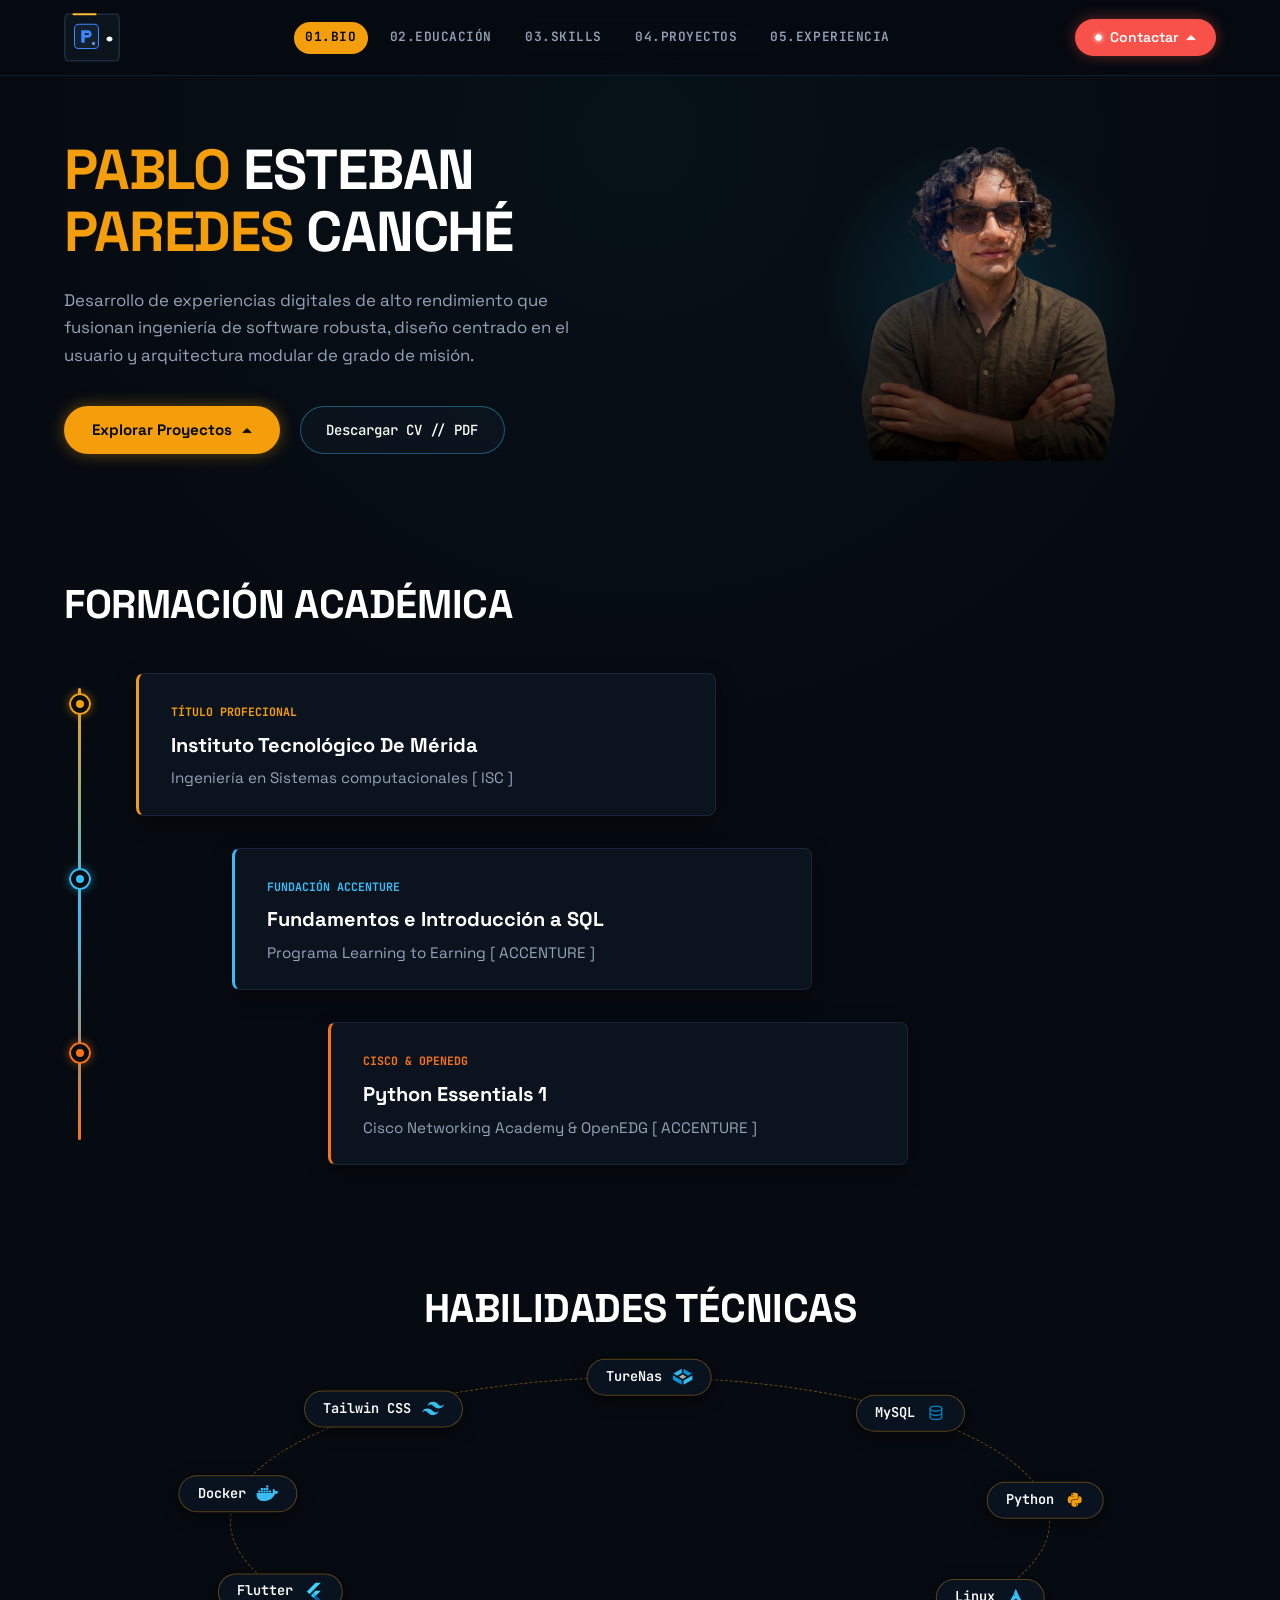
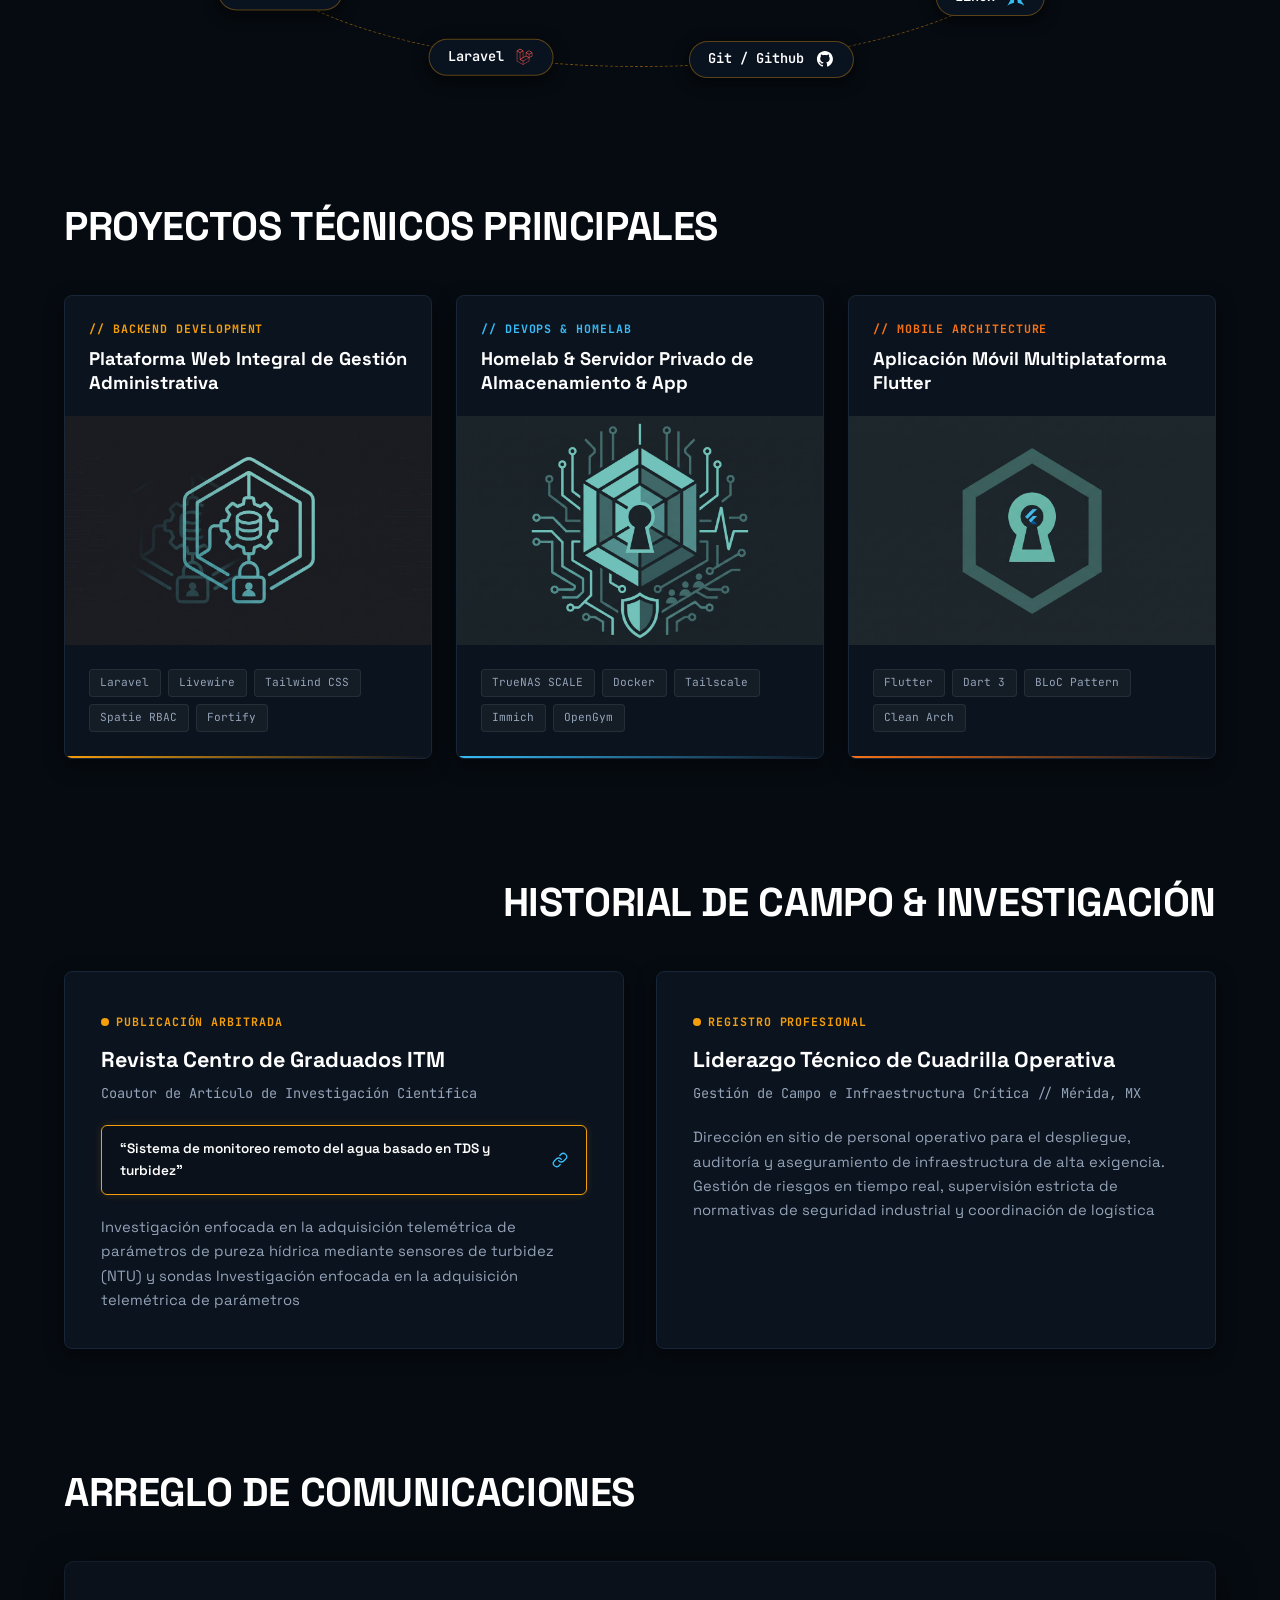
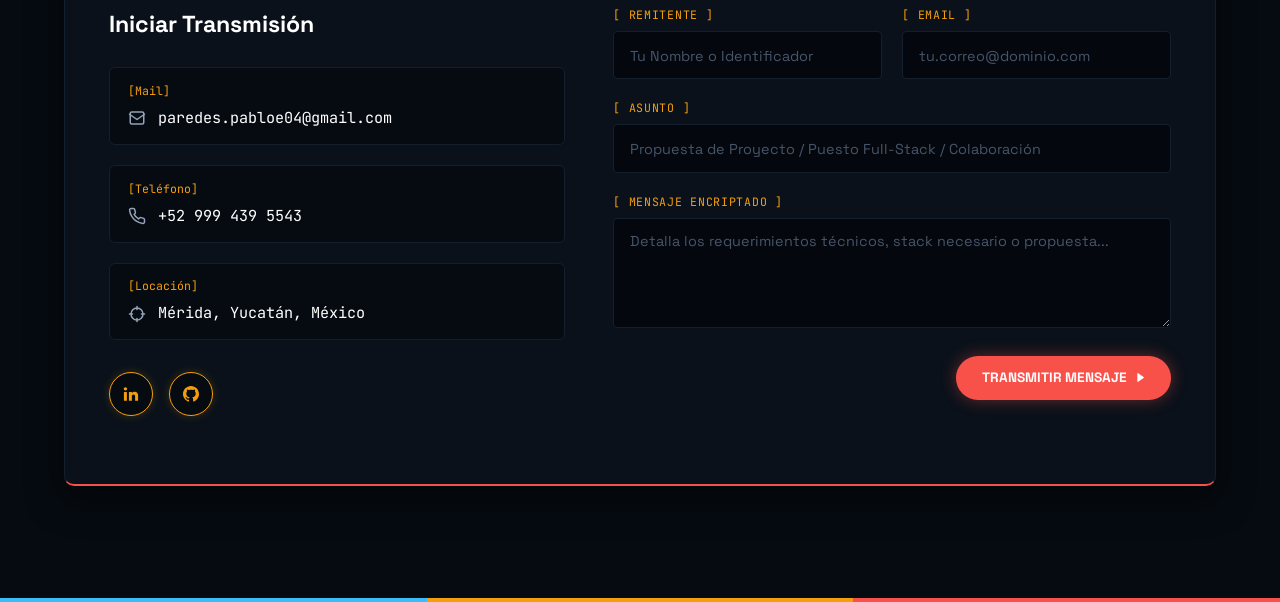
<file: index.html>
<!DOCTYPE html>
<html lang="es">
<head>
  <meta charset="UTF-8">
  <meta http-equiv="refresh" content="0; url=Src/index.html">
  <title>Pablo Esteban Paredes Canché — Ingeniero Full-Stack</title>
</head>
<body>
  <p>Redirigiendo al portafolio... <a href="Src/index.html">Haz clic aquí si no redirige automáticamente</a>.</p>
</body>
</html>
</file>
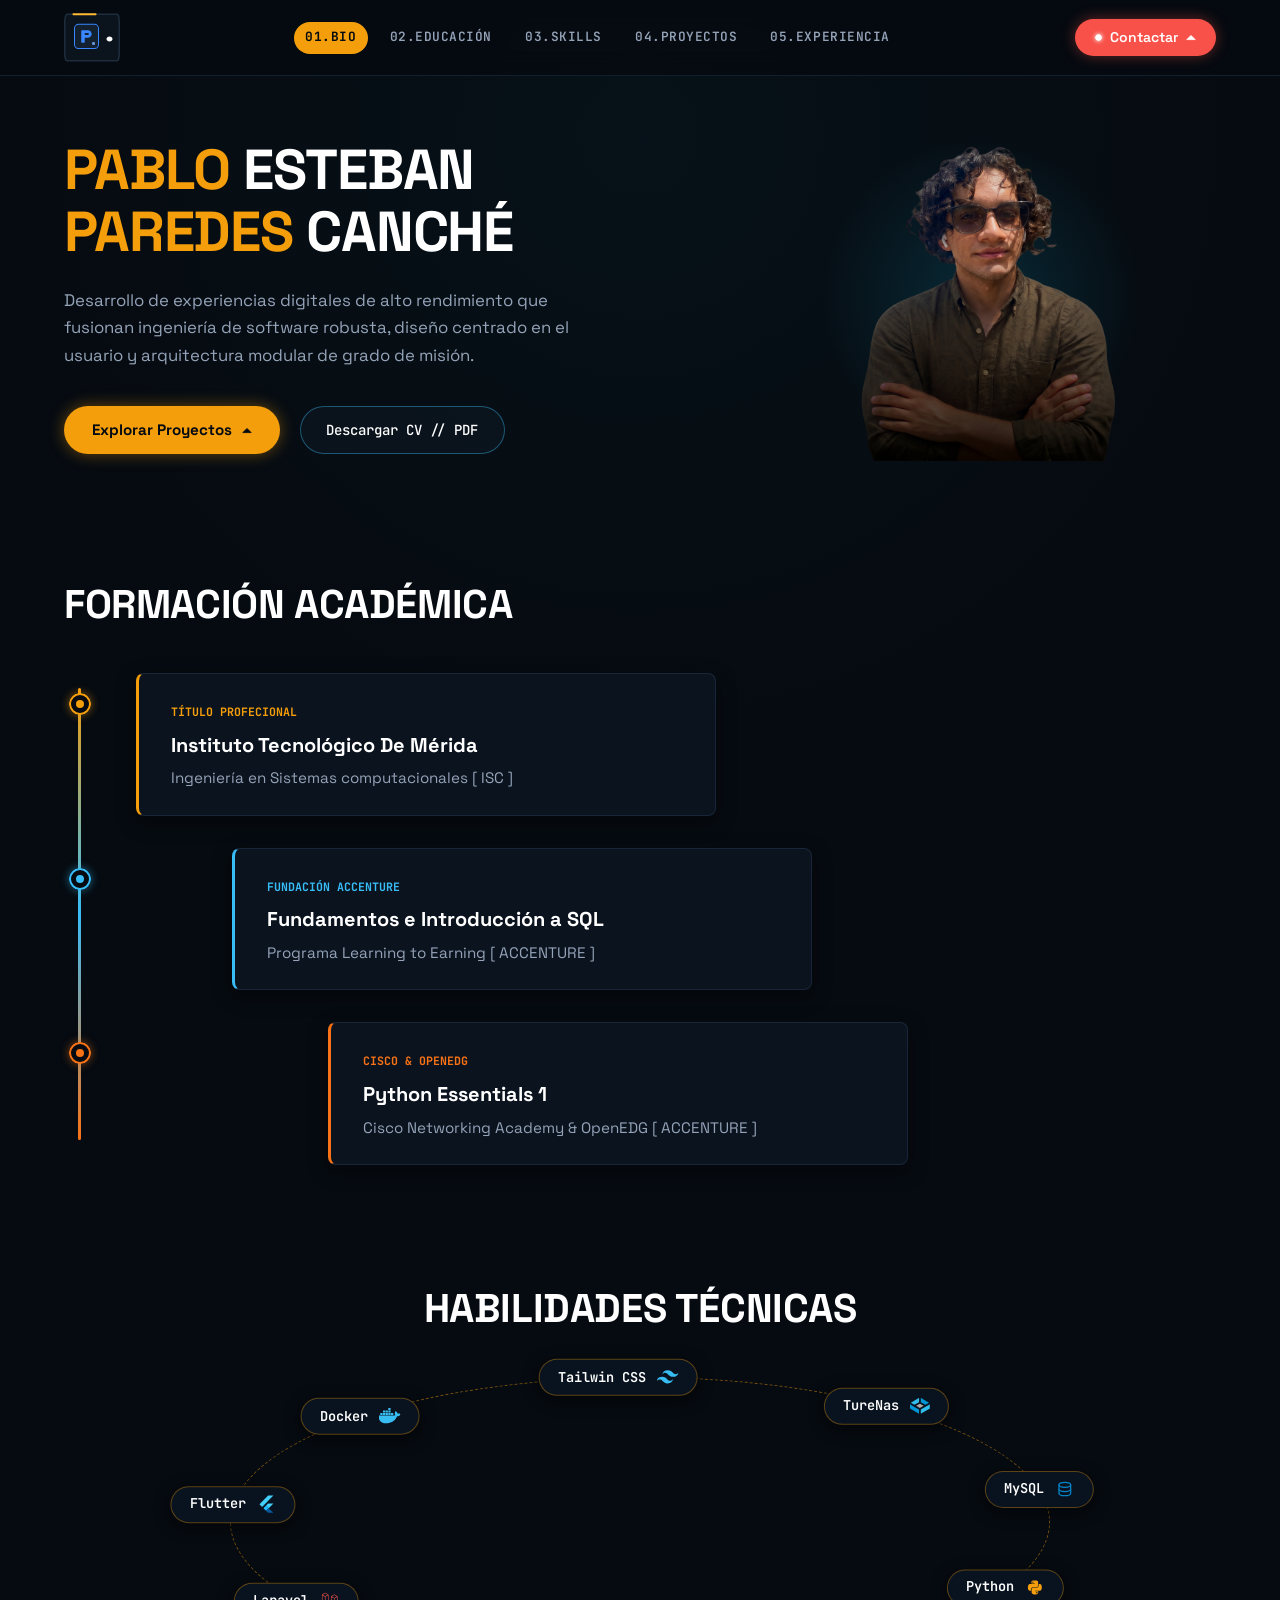
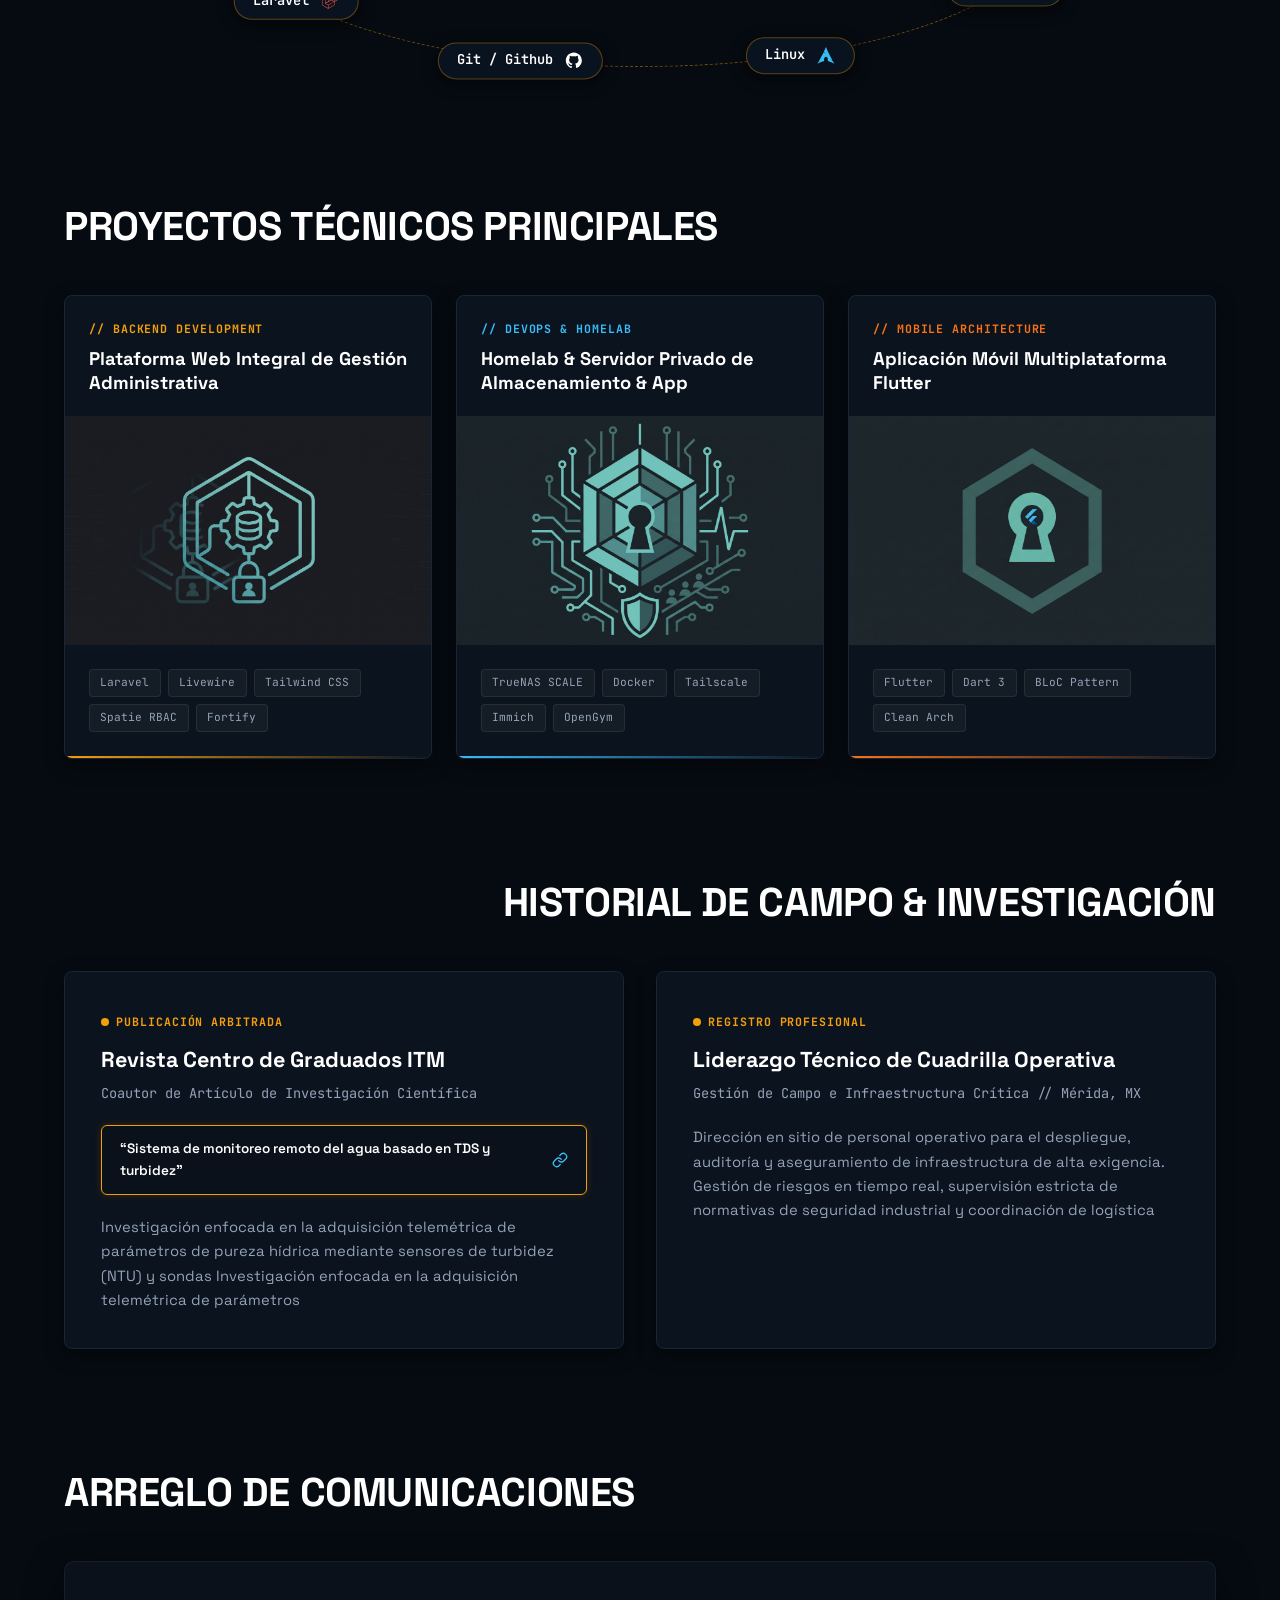
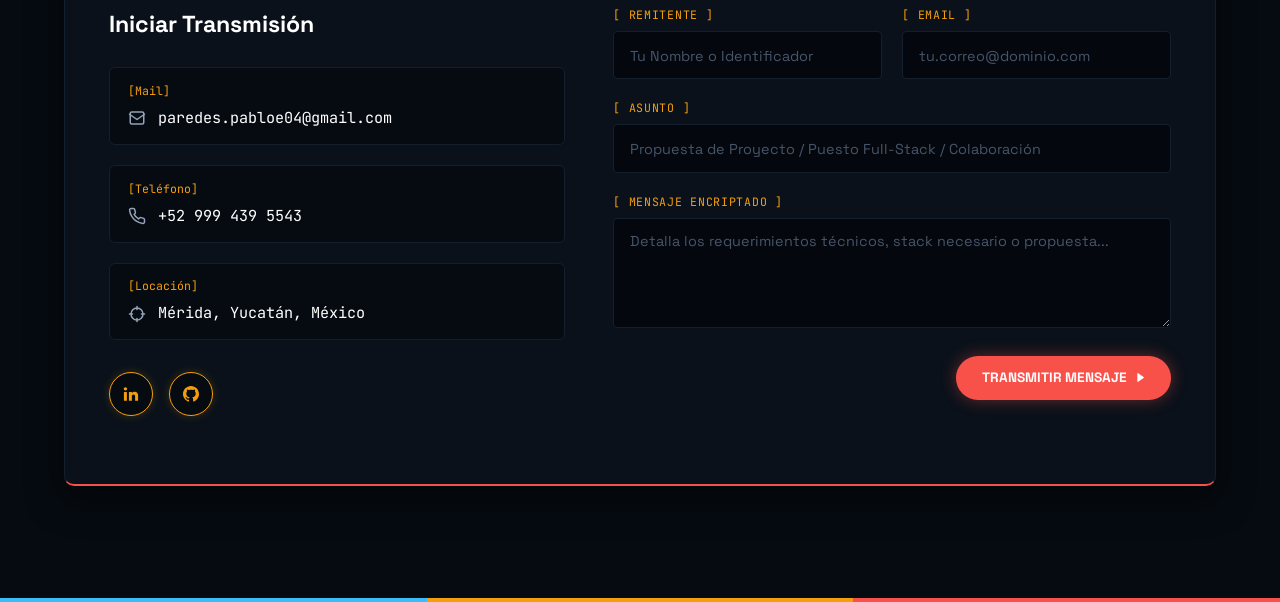
<file: Src/index.html>
<!DOCTYPE html>
<html lang="es">
<head>
  <meta charset="UTF-8">
  <meta name="viewport" content="width=device-width, initial-scale=1.0">
  <title>Pablo Esteban Paredes Canché — Ingeniero Full-Stack</title>
  <link rel="preconnect" href="https://fonts.googleapis.com">
  <link rel="preconnect" href="https://fonts.gstatic.com" crossorigin>
  <link href="https://fonts.googleapis.com/css2?family=JetBrains+Mono:wght@400;500;600;700&family=Space+Grotesk:wght@400;500;600;700&display=swap" rel="stylesheet">
  <link rel="stylesheet" href="css/style.css">
  <link rel="stylesheet" href="css/movil.css">
</head>
<body>

  <!--Encabezado - contenedor superior fijo de navegacion-->
  <header class="encabezado-sitio">
    <div class="encabezado-interior contenedor">

      <!--Logotipo-->
      <div class="logo-encabezado">
        <img src="assets/img/logo.svg" alt="Logotipo P." class="imagen-logo">
      </div>

      <!--Menu de navegacion de desktop

      contenedor de enlaces de seccion y pildora dorasa/amarilla con las cinco secciones y aloja el indicador flotante que se desliza -->
      <nav class="menu-navegacion navegacion-escritorio" aria-label="Navegación principal">
        <ul class="lista-navegacion" id="listaNavEscritorio">

          <!--Pildora flotante amarilla-->
          <li class="indicador-nav-activo" id="indicadorNavActivo" aria-hidden="true"></li>
          <li class="item-navegacion">
            <a href="#bio" class="enlace-nav activo" data-section="bio">01.BIO</a>
          </li>
          <li class="item-navegacion">
            <a href="#educacion" class="enlace-nav" data-section="educacion">02.EDUCACIÓN</a>
          </li>
          <li class="item-navegacion">
            <a href="#skills" class="enlace-nav" data-section="skills">03.SKILLS</a>
          </li>
          <li class="item-navegacion">
            <a href="#proyectos" class="enlace-nav" data-section="proyectos">04.PROYECTOS</a>
          </li>
          <li class="item-navegacion">
            <a href="#experiencia" class="enlace-nav" data-section="experiencia">05.EXPERIENCIA</a>
          </li>
        </ul>
      </nav>

      <!--Menu desplegable para tablet y movil-->
      <details class="contenedor-nav-movil" id="contenedorNavMovil">
        <!--Boton menu movil-->
        <summary class="alternador-nav-movil" id="alternadorNavMovil" aria-label="Abrir menú de navegación">
          <span>01.BIO</span>
          <img src="assets/img/flecha-abajo.svg" alt="" class="flecha-alternador" aria-hidden="true">
        </summary>
        <div class="menu-desplegable-movil" id="menuDesplegableMovil">
          <a href="#bio" class="enlace-nav-movil activo">01.BIO</a>
          <a href="#educacion" class="enlace-nav-movil">02.EDUCACIÓN</a>
          <a href="#skills" class="enlace-nav-movil">03.SKILLS</a>
          <a href="#proyectos" class="enlace-nav-movil">04.PROYECTOS</a>
          <a href="#experiencia" class="enlace-nav-movil">05.EXPERIENCIA</a>
        </div>
      </details>

      <!--Boton de contacto del encabezado-->
      <a href="#contacto" class="btn-contacto-encabezado">
        <img src="assets/img/punto-pulso.svg" alt="" class="punto-btn-contacto" aria-hidden="true">
        <span>Contactar</span>
        <img src="assets/img/flecha-arriba.svg" alt="" class="flecha-btn-contacto" aria-hidden="true">
      </a>
    </div>
  </header>

  <main>

    <!--contenedor de presentacion principal
    resumen profesional, botones de accion y retrato principal-->
    <section id="bio" class="seccion-heroe contenedor">
      <div class="contenido-heroe">
        <h1 class="titulo-heroe">
          <span class="resaltado-ambar">PABLO</span> ESTEBAN<br>
          <span class="resaltado-ambar">PAREDES</span> CANCHÉ
        </h1>
        <p class="descripcion-heroe">
          Desarrollo de experiencias digitales de alto rendimiento que fusionan ingeniería de software robusta, diseño centrado en el usuario y arquitectura modular de grado de misión.
        </p>

        <!--Acciones principales/llamada a la accion
                    BOTONES:
        -->
        <div class="acciones-heroe">
          <!--Boton explorar proyectos-->
          <a href="#proyectos" class="btn-primario-ambar">
            <span>Explorar Proyectos</span>
            <img src="assets/img/flecha-arriba.svg" alt="" class="btn-flecha-arriba" aria-hidden="true">
          </a>
          <!--Boton descargar cv-->
          <a href="../Docs/CV%20de%20MCS%20Resume%20Template%20(Pablo%20Paredes)-1.pdf" target="_blank" rel="noopener noreferrer" class="btn-secundario-contorno">
            <span>Descargar CV // PDF</span>
          </a>
        </div>
      </div>

      <!--Imagen y moificadores de mi imagen-->
      <div class="visual-heroe">
        <div class="envoltorio-brillo-avatar">
          <img src="assets/img/hero-avatar.png" alt="Pablo Esteban Paredes Canché" class="imagen-avatar">
        </div>
      </div>
    </section>

    <!--Seccion de formacion academica
    linea de tiempo escalonada-->
    <section id="educacion" class="seccion contenedor">
      <h2 class="titulo-seccion">FORMACIÓN ACADÉMICA</h2>

      <div class="contenedor-linea-tiempo">

        <div class="eje-linea-tiempo"></div>

        <!--Primera entrada academica

        muestra la formacion del ITM
        *con nods amarillo*
        -->
        <div class="entrada-linea-tiempo paso-entrada-1">
          <img src="assets/img/nodo-ambar.svg" alt="" class="nodo-linea-tiempo nodo-ambar" aria-hidden="true">
          <div class="conector-linea-tiempo conector-ambar" aria-hidden="true"></div>
          <article class="tarjeta-linea-tiempo tarjeta-ambar">
            <span class="insignia-tarjeta insignia-ambar">TÍTULO PROFECIONAL</span>
            <h3 class="titulo-tarjeta">Instituto Tecnológico De Mérida</h3>
            <p class="subtitulo-tarjeta">Ingeniería en Sistemas computacionales [ ISC ]</p>
          </article>
        </div>

        <!--Segunda entrada academica
        certificacion sql
        *con nodo azul*-->
        <div class="entrada-linea-tiempo paso-entrada-2">
          <img src="assets/img/nodo-azul.svg" alt="" class="nodo-linea-tiempo nodo-azul" aria-hidden="true">
          <div class="conector-linea-tiempo conector-azul" aria-hidden="true"></div>
          <article class="tarjeta-linea-tiempo tarjeta-azul">
            <span class="insignia-tarjeta insignia-azul">FUNDACIÓN ACCENTURE</span>
            <h3 class="titulo-tarjeta">Fundamentos e Introducción a SQL</h3>
            <p class="subtitulo-tarjeta">Programa Learning to Earning [ ACCENTURE ]</p>
          </article>
        </div>

        <!--Tercera entrada academica
        certificacion python
        *con nodo naranja*
        -->
        <div class="entrada-linea-tiempo paso-entrada-3">
          <img src="assets/img/nodo-naranja.svg" alt="" class="nodo-linea-tiempo nodo-naranja" aria-hidden="true">
          <div class="conector-linea-tiempo conector-naranja" aria-hidden="true"></div>
          <article class="tarjeta-linea-tiempo tarjeta-naranja">
            <span class="insignia-tarjeta insignia-naranja">CISCO &amp; OPENEDG</span>
            <h3 class="titulo-tarjeta">Python Essentials 1</h3>
            <p class="subtitulo-tarjeta">Cisco Networking Academy &amp; OpenEDG [ ACCENTURE ]</p>
          </article>
        </div>
      </div>
    </section>

    <!--Seccion habilidades tecnicas

    ======= ORBITA =======

    -->
    <section id="skills" class="seccion contenedor seccion-habilidades">
      <h2 class="titulo-seccion texto-centrado">HABILIDADES TÉCNICAS</h2>

      <div class="envoltorio-orbital-habilidades">

        <!--trazado de orbita punteada-->
        <div class="contenedor-elipse-orbita" aria-hidden="true"></div>

        <!--Conjunto de pildoras de tecnologías domnidas-->
        <div class="elementos-orbita-habilidades">

          <!--tailwind css-->
          <div class="pildora-habilidad-orbital">
            <span class="texto-habilidad">Tailwin CSS</span>
            <img src="assets/img/tailwind-css-brands-solid-full.svg" alt="Tailwind CSS" class="icono-habilidad icono-tailwind">
          </div>

          <!--truenas-->
          <div class="pildora-habilidad-orbital">
            <span class="texto-habilidad">TureNas</span>
            <img src="assets/img/truenas.svg" alt="TrueNAS" class="icono-habilidad icono-truenas">
          </div>

          <!--mysql-->
          <div class="pildora-habilidad-orbital">
            <span class="texto-habilidad">MySQL</span>
            <img src="assets/img/274904_database-icon.svg" alt="MySQL" class="icono-habilidad icono-mysql">
          </div>

          <!--python-->
          <div class="pildora-habilidad-orbital">
            <span class="texto-habilidad">Python</span>
            <img src="assets/img/python-brands-solid-full.svg" alt="Python" class="icono-habilidad icono-python">
          </div>

          <!--linux-->
          <div class="pildora-habilidad-orbital">
            <span class="texto-habilidad">Linux</span>
            <img src="assets/img/arch-linux-brands-solid-full.svg" alt="Linux" class="icono-habilidad icono-linux">
          </div>

          <!--github-->
          <div class="pildora-habilidad-orbital">
            <span class="texto-habilidad">Git / Github</span>
            <img src="assets/img/github-brands-solid-full.svg" alt="Git / GitHub" class="icono-habilidad icono-git">
          </div>

          <!--laravel-->
          <div class="pildora-habilidad-orbital">
            <span class="texto-habilidad">Laravel</span>
            <img src="assets/img/laravel-brands-solid-full.svg" alt="Laravel" class="icono-habilidad icono-laravel">
          </div>

          <!--flutter-->
          <div class="pildora-habilidad-orbital">
            <span class="texto-habilidad">Flutter</span>
            <img src="assets/img/flutter-svgrepo-com.svg" alt="Flutter" class="icono-habilidad icono-flutter">
          </div>

          <!--docker-->
          <div class="pildora-habilidad-orbital">
            <span class="texto-habilidad">Docker</span>
            <img src="assets/img/docker-brands-solid-full.svg" alt="Docker" class="icono-habilidad icono-docker">
          </div>
        </div>
      </div>

    </section>

    <!--Seccion de proyectos tecnicos-->
    <section id="proyectos" class="seccion contenedor">
      <h2 class="titulo-seccion">PROYECTOS TÉCNICOS PRINCIPALES</h2>

      <div class="rejilla-proyectos">

        <!--web administrativa-->
        <article class="tarjeta-proyecto">
          <div class="encabezado-tarjeta-proyecto">
            <span class="categoria-proyecto cat-ambar">// BACKEND DEVELOPMENT</span>
            <h3 class="titulo-proyecto">Plataforma Web Integral de Gestión Administrativa</h3>
          </div>
          <!--logo swl proyecto-->
          <div class="visual-proyecto">
            <img src="assets/img/project-web-admin.png" alt="Plataforma Web Integral de Gestión Administrativa" class="imagen-proyecto">
          </div>
          <div class="etiquetas-proyecto">
            <div class="fila-etiquetas">
              <span class="etiqueta">Laravel</span>
              <span class="etiqueta">Livewire</span>
              <span class="etiqueta">Tailwind CSS</span>
            </div>
            <div class="fila-etiquetas">
              <span class="etiqueta">Spatie RBAC</span>
              <span class="etiqueta">Fortify</span>
            </div>
          </div>
          <div class="pie-tarjeta-proyecto pie-ambar"></div>
        </article>

        <!--infraestructura homelab y servidor privado-->
        <article class="tarjeta-proyecto">
          <div class="encabezado-tarjeta-proyecto">
            <span class="categoria-proyecto cat-cian">// DEVOPS &amp; HOMELAB</span>
            <h3 class="titulo-proyecto">Homelab &amp; Servidor Privado de Almacenamiento &amp; App</h3>
          </div>
          <!--logo del homelab-->
          <div class="visual-proyecto">
            <img src="assets/img/project-homelab.png" alt="Homelab y Servidor Privado" class="imagen-proyecto">
          </div>
          <div class="etiquetas-proyecto">
            <div class="fila-etiquetas">
              <span class="etiqueta">TrueNAS SCALE</span>
              <span class="etiqueta">Docker</span>
              <span class="etiqueta">Tailscale</span>
            </div>
            <div class="fila-etiquetas">
              <span class="etiqueta">Immich</span>
              <span class="etiqueta">OpenGym</span>
            </div>
          </div>
          <div class="pie-tarjeta-proyecto pie-cian"></div>
        </article>

        <!--aplicacion movil multiplataforma-->
        <article class="tarjeta-proyecto">
          <div class="encabezado-tarjeta-proyecto">
            <span class="categoria-proyecto cat-naranja">// MOBILE ARCHITECTURE</span>
            <h3 class="titulo-proyecto">Aplicación Móvil Multiplataforma Flutter</h3>
          </div>
          <!--logo del proyecto flutter-->
          <div class="visual-proyecto">
            <img src="assets/img/project-flutter.png" alt="Aplicación Móvil Multiplataforma Flutter" class="imagen-proyecto">
          </div>
          <div class="etiquetas-proyecto">
            <div class="fila-etiquetas">
              <span class="etiqueta">Flutter</span>
              <span class="etiqueta">Dart 3</span>
              <span class="etiqueta">BLoC Pattern</span>
            </div>
            <div class="fila-etiquetas">
              <span class="etiqueta">Clean Arch</span>
            </div>
          </div>
          <div class="pie-tarjeta-proyecto pie-naranja"></div>
        </article>
      </div>
    </section>

    <!--Seccion de historial de campo e investigacion-->
    <section id="experiencia" class="seccion contenedor">
      <h2 class="titulo-seccion titulo-alineado-derecha">HISTORIAL DE CAMPO &amp; INVESTIGACIÓN</h2>

      <div class="rejilla-historial">

        <!--Publicacion cientifica

        carta de articulo de investigacion
        -->
        <article class="tarjeta-historial tarjeta-publicacion">
          <div class="insignia-historial">
            <img src="assets/img/punto-ambar.svg" alt="" class="punto-insignia-ambar" aria-hidden="true">
            <span class="texto-insignia-ambar">PUBLICACIÓN ARBITRADA</span>
          </div>
          <h3 class="fuente-historial">Revista Centro de Graduados ITM</h3>
          <p class="rol-historial">Coautor de Artículo de Investigación Científica</p>

          <!--boton enlacre al articulo ccientiffico-->
          <a href="#contacto" class="enlace-articulo-historial">
            <span>“Sistema de monitoreo remoto del agua basado en TDS y turbidez”</span>
            <img src="assets/img/enlace.svg" alt="" class="icono-cadena-enlace" aria-hidden="true">
          </a>
          <p class="descripcion-historial">
            Investigación enfocada en la adquisición telemétrica de parámetros de pureza hídrica mediante sensores de turbidez (NTU) y sondas Investigación enfocada en la adquisición telemétrica de parámetros
          </p>
        </article>

        <!--Registro de experiencia profesional

        carta de liderazgo tecnico y gestion operativa
        -->
        <article class="tarjeta-historial tarjeta-profesional">
          <div class="insignia-historial">
            <img src="assets/img/punto-ambar.svg" alt="" class="punto-insignia-ambar" aria-hidden="true">
            <span class="texto-insignia-ambar">REGISTRO PROFESIONAL</span>
          </div>
          <h3 class="fuente-historial">Liderazgo Técnico de Cuadrilla Operativa</h3>
          <p class="rol-historial">Gestión de Campo e Infraestructura Crítica // Mérida, MX</p>
          <p class="descripcion-historial">
            Dirección en sitio de personal operativo para el despliegue, auditoría y aseguramiento de infraestructura de alta exigencia. Gestión de riesgos en tiempo real, supervisión estricta de normativas de seguridad industrial y coordinación de logística
          </p>
        </article>
      </div>
    </section>

    <!--Seccion de comunicaciones-->
    <section id="contacto" class="seccion contenedor">
      <h2 class="titulo-seccion">ARREGLO DE COMUNICACIONES</h2>

      <div class="contenedor-tarjeta-contacto">

        <!--canales de contacto-->
        <div class="panel-info-contacto">
          <h3 class="titulo-panel-contacto solo-escritorio">Iniciar Transmisión</h3>

          <div class="lista-canales">

            <!--correo-->
            <div class="item-canal">
              <span class="etiqueta-canal">[Mail]</span>
              <div class="cuerpo-canal">
                <img src="assets/img/mail.svg" alt="" class="icono-canal" aria-hidden="true">
                <a href="mailto:paredes.pabloe04@gmail.com" class="enlace-canal">paredes.pabloe04@gmail.com</a>
              </div>
            </div>

            <!--numero telefonico-->
            <div class="item-canal">
              <span class="etiqueta-canal">[Teléfono]</span>
              <div class="cuerpo-canal">
                <img src="assets/img/telefono.svg" alt="" class="icono-canal" aria-hidden="true">
                <a href="tel:+529994395543" class="enlace-canal">+52 999 439 5543</a>
              </div>
            </div>

            <!--ubicacion-->
            <div class="item-canal">
              <span class="etiqueta-canal">[Locación]</span>
              <div class="cuerpo-canal">
                <img src="assets/img/locacion.svg" alt="" class="icono-canal" aria-hidden="true">
                <span class="texto-canal">Mérida, Yucatán, México</span>
              </div>
            </div>
          </div>

          <div class="graficos-laterales-contacto">

            <!--Ilustracion decorativa para vista tablet/monitor decorativo por que no encontre como rellenar el espacio-->
            <div class="grafico-estacion-tablet" aria-hidden="true">
              <img src="assets/img/monitor-tablet.svg" alt="" class="svg-monitor-tablet">
            </div>

            <!--circulos de redes sociales-->
            <div class="circulos-sociales">
              <a href="https://linkedin.com" target="_blank" rel="noopener noreferrer" class="btn-circulo-social" aria-label="LinkedIn">
                <img src="assets/img/linkedin-brands-solid-full.svg" alt="LinkedIn" class="svg-circulo">
              </a>

              <a href="https://github.com" target="_blank" rel="noopener noreferrer" class="btn-circulo-social" aria-label="GitHub">
                <img src="assets/img/github-brands-solid-full.svg" alt="GitHub" class="svg-circulo">
              </a>
            </div>
          </div>
        </div>

        <!--formulario de contacto-->
        <div class="panel-formulario-contacto">
          <form id="contactForm" class="formulario-contacto" action="#" method="POST">
            <h3 class="titulo-panel-contacto solo-movil">Iniciar Transmisión</h3>

            <div class="fila-dual-formulario">
              <div class="grupo-formulario">
                <label for="remitente" class="etiqueta-formulario">[ REMITENTE ]</label>
                <input type="text" id="remitente" name="remitente" class="control-formulario" placeholder="Tu Nombre o Identificador" required>
              </div>
              <div class="grupo-formulario">
                <label for="email" class="etiqueta-formulario">[ EMAIL ]</label>
                <input type="email" id="email" name="email" class="control-formulario" placeholder="tu.correo@dominio.com" required>
              </div>
            </div>

            <div class="grupo-formulario">
              <label for="asunto" class="etiqueta-formulario">[ ASUNTO ]</label>
              <input type="text" id="asunto" name="asunto" class="control-formulario" placeholder="Propuesta de Proyecto / Puesto Full-Stack / Colaboración" required>
            </div>

            <div class="grupo-formulario">
              <label for="mensaje" class="etiqueta-formulario">[ MENSAJE ENCRIPTADO ]</label>
              <textarea id="mensaje" name="mensaje" class="control-formulario area-texto-formulario" rows="4" placeholder="Detalla los requerimientos técnicos, stack necesario o propuesta..." required></textarea>
            </div>

            <!--boton de transmitir-->
            <div class="fila-envio-formulario">
              <button type="submit" class="btn-transmitir-rojo" id="btnTransmitirDesktop">
                <span>TRANSMITIR MENSAJE</span>
                <img src="assets/img/flecha-derecha.svg" alt="" class="btn-flecha-derecha" aria-hidden="true">
                <img src="assets/img/check.svg" alt="" class="btn-icono-check" aria-hidden="true">
              </button>
            </div>

            <!--indicador-->
            <div class="estado-transmision" id="estadoTransmision" role="status" aria-live="polite"></div>
          </form>
        </div>
      </div>
    </section>
  </main>

  <!--barra decorativa de colores-->
  <footer class="barra-inferior-sitio" aria-hidden="true">
    <div class="segmento-barra barra-azul"></div>
    <div class="segmento-barra barra-ambar"></div>
    <div class="segmento-barra barra-roja"></div>
  </footer>

  <script src="js/main.js"></script>
</body>
</html>
</file>
<file: Src/css/style.css>
:root {

  --bg-mas-oscuro: #04080e;
  --bg-principal: #060b11;
  --bg-superficie: #0a111a;
  --bg-tarjeta: rgba(12, 21, 32, 0.88);
  --bg-tarjeta-hover: rgba(17, 28, 43, 0.95);
  --bg-campo: #04080e;

  --acento-ambar: #f59e0b;
  --acento-ambar-brillo: rgba(245, 158, 11, 0.35);
  --acento-ambar-claro: #fbbf24;

  --acento-azul: #38bdf8;
  --acento-azul-profundo: #2563eb;
  --acento-azul-brillo: rgba(56, 189, 248, 0.3);

  --acento-cian: #22d3ee;
  --acento-naranja: #f97316;
  --acento-esmeralda: #10b981;

  --acento-rojo: #f85149;
  --acento-rojo-hover: #ff6b6b;
  --acento-rojo-brillo: rgba(248, 81, 73, 0.4);

  --borde-sutil: #141f2d;
  --borde-tech: rgba(56, 189, 248, 0.18);
  --borde-ambar: rgba(245, 158, 11, 0.4);
  --borde-tarjeta: #182638;

  --texto-primario: #ffffff;
  --texto-secundario: #94a3b8;
  --texto-atenuado: #64748b;
  --texto-ambar: #f59e0b;
  --texto-azul: #38bdf8;

  --fuente-display: 'Space Grotesk', -apple-system, BlinkMacSystemFont, "Segoe UI", Roboto, sans-serif;
  --fuente-mono: 'JetBrains Mono', monospace;

  --ancho-max-contenedor: 1200px;
  --altura-encabezado: 76px;

  --transicion-suave: 0.25s cubic-bezier(0.16, 1, 0.3, 1);

  font-size: 16px;
  scroll-behavior: smooth;
  scroll-padding-top: calc(var(--altura-encabezado) + 16px);
}

* {
  box-sizing: border-box;
  margin: 0;
  padding: 0;
}


body {
  background-color: var(--bg-principal);
  background-image: radial-gradient(circle at 50% 15%, rgba(14, 116, 144, 0.06) 0%, transparent 60%);
  background-attachment: fixed;
  color: var(--texto-primario);
  font-family: var(--fuente-display);
  line-height: 1.6;
  min-height: 100vh;
  position: relative;
  overflow-x: hidden;
  -webkit-font-smoothing: antialiased;
}

/*contenedor general o*/
.contenedor {
  width: 100%;
  max-width: var(--ancho-max-contenedor);

  margin-left: auto;
  margin-right: auto;
  padding-left: 24px;
  padding-right: 24px;
  position: relative;
  z-index: 1;
}

a {
  color: inherit;
  text-decoration: none;
}

img {
  max-width: 100%;
  height: auto;
  display: block;
}

.texto-centrado { text-align: center; }
.resaltado-ambar { color: var(--acento-ambar); }

/*encabezado fijo de barra de navegacion */
.encabezado-sitio {
  position: sticky;
  top: 0;
  z-index: 100;
  height: var(--altura-encabezado);
  background: rgba(6, 11, 17, 0.88);

  backdrop-filter: blur(14px);
  -webkit-backdrop-filter: blur(14px);
  border-bottom: 1px solid var(--borde-sutil);
  display: flex;
  align-items: center;
}

.encabezado-interior {
  display: flex;
  align-items: center;
  justify-content: space-between;
  width: 100%;
}

/*Logotipo propio*/
.logo-encabezado {
  display: inline-flex;
  align-items: center;
  cursor: default;
  user-select: none;
}

.imagen-logo {
  display: block;
  width: 56px;
  height: auto;
  flex-shrink: 0;
}

/*Menu de navegacion
contenedor de enlaces de seccion
*/
.navegacion-escritorio {
  display: flex;
}

.lista-navegacion {
  position: relative;
  display: flex;
  list-style: none;
  align-items: center;

  gap: clamp(2.4px, 0.8vw, 12px);
}

/*Animacion de la pildora flotante*/
.indicador-nav-activo {
  position: absolute;
  top: 50%;
  left: 0;
  height: 32px;
  width: 0;
  transform: translate3d(0, -50%, 0);
  background-color: var(--acento-ambar);
  border-radius: 45px;
  transition: transform 0.34s cubic-bezier(0.22, 1, 0.36, 1),
              width 0.34s cubic-bezier(0.22, 1, 0.36, 1),
              opacity 0.2s ease;
  will-change: transform, width;
  pointer-events: none;
  opacity: 0;
  z-index: 0;
}

.indicador-nav-activo.listo {
  opacity: 1;
}

/*enlaces de las secciones del menu*/
.item-navegacion {
  position: relative;
  z-index: 1;
}

.enlace-nav {
  display: inline-block;
  font-family: var(--fuente-mono);

  font-size: clamp(12px, 1vw, 13.6px);
  font-weight: 600;
  color: var(--texto-secundario);
  padding: 5.6px clamp(8.8px, 0.9vw, 15.2px);
  border-radius: 45px;
  letter-spacing: 0.04em;
  transition: color 0.25s ease;
}

.enlace-nav:hover {
  color: var(--acento-ambar-claro);
}

.enlace-nav.activo {
  color: #060b11;
  font-weight: 700;
}

.enlace-nav.activo:hover {
  color: #060b11;
}

/*Selector desplegable de movl-menu compacto*/
.contenedor-nav-movil {
  display: none;
  position: relative;
}

details.contenedor-nav-movil summary {
  list-style: none;
}

details.contenedor-nav-movil summary::-webkit-details-marker {
  display: none;
}

/*Boton principal/trigger del menu movil*/
.alternador-nav-movil {
  background-color: var(--acento-ambar);
  color: #060b11;
  border: none;
  font-family: var(--fuente-mono);
  font-size: 13.2px;
  font-weight: 700;
  padding: 5.6px 16px;
  border-radius: 9999px;
  cursor: pointer;
  display: inline-flex;
  align-items: center;
  gap: 8px;
  box-shadow: 0 0 10px rgba(245, 158, 11, 0.3);
  transition: transform var(--transicion-suave);
  user-select: none;
}

.alternador-nav-movil:hover {
  transform: translateY(-1px);
}

/*animacion de giro del tringulito de la pildora trigger*/
.flecha-alternador {
  width: 10px;
  height: 7px;
  display: block;
  transform: translateY(1px);
  transition: transform 0.2s ease;
}

/* indicador de clickeo para desplegar el menu */
details[open] .flecha-alternador {
  transform: rotate(180deg);
}

/*menu flotante de movil
*/
.menu-desplegable-movil {
  position: absolute;
  top: calc(100% + 10px);
  left: 0;
  min-width: 170px;
  background: rgba(10, 17, 26, 0.98);
  border: 1px solid var(--borde-tech);
  border-radius: 8px;
  box-shadow: 0 10px 25px rgba(0, 0, 0, 0.7);
  padding: 8px 0;
  display: none;
  flex-direction: column;
  z-index: 200;
}

/* indicador de clickeo para desplegar el menu */
.menu-desplegable-movil.abierto,
details[open] .menu-desplegable-movil {
  display: flex;
}

.enlace-nav-movil {
  padding: 9.6px 20px;
  font-family: var(--fuente-mono);
  font-size: 13.2px;
  color: var(--texto-secundario);
  transition: all var(--transicion-suave);
}

.enlace-nav-movil:hover,
.enlace-nav-movil.activo {
  background: rgba(56, 189, 248, 0.1);
  color: #ffffff;
}

/*boton de contacto del encabezado*/
.btn-contacto-encabezado {
  font-family: var(--fuente-display);
  font-size: 14px;
  font-weight: 600;
  background-color: var(--acento-rojo);
  color: #ffffff;
  padding: 7.2px 20px;
  border-radius: 9999px;
  display: inline-flex;
  align-items: center;
  gap: 8px;
  box-shadow: 0 0 14px var(--acento-rojo-brillo);
  transition: all var(--transicion-suave);
}

.btn-contacto-encabezado:hover {
  background-color: var(--acento-rojo-hover);
  box-shadow: 0 0 20px rgba(255, 107, 107, 0.6);
  transform: translateY(-1px);
}

.punto-btn-contacto {
  width: 7px;
  height: 7px;
  display: block;
  border-radius: 50%;
  box-shadow: 0 0 4px #ffffff;

}

.flecha-btn-contacto {
  width: 10px;
  height: 7px;
  display: block;

  filter: brightness(0) invert(1);
  transition: transform var(--transicion-suave);
}

.btn-contacto-encabezado:hover .flecha-btn-contacto {
  transform: translateY(-2px);
}

/*base para la maquetacion de las secciones del profolio*/
.seccion {

  padding-top: 56px;
  padding-bottom: 56px;
}

.titulo-seccion {

  font-size: clamp(29.6px, 3.2vw, 40px);
  font-weight: 700;
  color: #ffffff;
  letter-spacing: -0.01em;
  margin-bottom: 36px;
}

.titulo-alineado-derecha {
  text-align: right;
}

/*======== Seccion heroe y biografia ========*/
.seccion-heroe {
  padding-top: 56px;
  padding-bottom: 56px;
  display: grid;
  grid-template-columns: 1.15fr 0.85fr;
  align-items: center;
  gap: 48px;
}

.titulo-heroe {

  font-size: clamp(38.4px, 4.4vw, 60px);
  font-weight: 700;
  line-height: 1.1;
  color: #ffffff;
  margin-bottom: 24px;
  letter-spacing: -0.02em;
}

.descripcion-heroe {
  font-size: 16.8px;
  color: var(--texto-secundario);
  line-height: 1.65;
  max-width: 530px;
  margin-bottom: 36px;
}

/*Botones de la portada*/
.acciones-heroe {
  display: flex;
  gap: 20px;
  flex-wrap: wrap;
  align-items: center;
}

/*btn explorar proyectos*/
.btn-primario-ambar {
  font-family: var(--fuente-display);
  font-size: 15.2px;
  font-weight: 700;
  background-color: var(--acento-ambar);
  color: #060b11;
  padding: 12px 28px;
  border-radius: 9999px;
  display: inline-flex;
  align-items: center;
  gap: 9.6px;
  box-shadow: 0 0 16px rgba(245, 158, 11, 0.4);
  transition: all var(--transicion-suave);
}

.btn-primario-ambar:hover {
  background-color: var(--acento-ambar-claro);
  box-shadow: 0 0 25px rgba(245, 158, 11, 0.65);
  transform: translateY(-2px);
}

.btn-primario-ambar:active {
  transform: translateY(0) scale(0.98);
}

.btn-flecha-arriba {
  width: 10px;
  height: 7px;
  display: block;
  transition: transform var(--transicion-suave);
}

.btn-primario-ambar:hover .btn-flecha-arriba {
  transform: translateY(-2px);
}

/*btn descargar cv*/
.btn-secundario-contorno {
  font-family: var(--fuente-mono);
  font-size: 14px;
  font-weight: 500;
  color: #ffffff;
  background: rgba(14, 23, 34, 0.7);
  border: 1px solid rgba(56, 189, 248, 0.4);
  padding: 12px 25.6px;
  border-radius: 9999px;
  transition: all var(--transicion-suave);
}

.btn-secundario-contorno:hover {
  border-color: var(--acento-ambar);
  background: rgba(245, 158, 11, 0.1);
  color: var(--acento-ambar);
  box-shadow: 0 0 18px rgba(245, 158, 11, 0.28);
  transform: translateY(-2px);
}

.btn-secundario-contorno:active {
  transform: translateY(0) scale(0.98);
}

/* ====== Retrato =====-=*/
.visual-heroe {
  display: flex;
  justify-content: center;
  align-items: center;
}

.envoltorio-brillo-avatar {
  position: relative;
  max-width: 440px;
  display: flex;
  justify-content: center;
}

.envoltorio-brillo-avatar::before {
  content: "";
  position: absolute;
  top: 50%;
  left: 50%;
  transform: translate(-50%, -50%);
  width: 320px;
  height: 320px;
  background: radial-gradient(circle, rgba(14, 116, 144, 0.28) 0%, rgba(6, 11, 17, 0) 70%);
  border-radius: 50%;
  z-index: 0;
  pointer-events: none;
}

.imagen-avatar {
  width: 100%;
  height: auto;
  object-fit: cover;

  filter: contrast(102%) brightness(98%);
}

/*===== Seccion de formacion academica =====

linea de tiempo
*/
.contenedor-linea-tiempo {
  position: relative;
  display: flex;
  flex-direction: column;
  gap: 32px;
  padding-left: 48px;
  max-width: 980px;
}

.eje-linea-tiempo {
  position: absolute;
  left: 14px;
  top: 15px;
  bottom: 25px;
  width: 3px;

  background: linear-gradient(180deg, var(--acento-ambar) 0%, var(--acento-azul) 50%, var(--acento-naranja) 100%);
  border-radius: 2px;
}

.entrada-linea-tiempo {
  position: relative;
  display: flex;
  align-items: flex-start;
  cursor: pointer;
  transition: transform 0.3s ease;
}

/*nodos y linea*/
.nodo-linea-tiempo {
  position: absolute;
  left: calc(-48px + 4.5px);
  top: 20px;
  width: 22px;
  height: 22px;
  display: block;
  border-radius: 50%;
  z-index: 3;

  transition: transform 0.3s ease, box-shadow 0.3s ease;
}

.nodo-ambar {
  box-shadow: 0 0 8px rgba(245, 158, 11, 0.5);
}

.nodo-azul {
  box-shadow: 0 0 8px rgba(56, 189, 248, 0.5);
}

.nodo-naranja {
  box-shadow: 0 0 8px rgba(249, 115, 22, 0.5);
}

.conector-linea-tiempo {
  position: absolute;
  top: calc(20px + 9.5px);
  left: calc(-48px + 26.5px);
  width: calc(48px - 26.5px + var(--desfase-tarjeta, 24px));
  height: 3px;
  border-radius: 2px;
  opacity: 0;
  pointer-events: none;
  z-index: 2;
  transition: opacity 0.3s ease, box-shadow 0.3s ease;
}

.conector-ambar {
  background-color: var(--acento-ambar);
  box-shadow: 0 0 12px rgba(245, 158, 11, 0.75);
}

.conector-azul {
  background-color: var(--acento-azul);
  box-shadow: 0 0 12px rgba(56, 189, 248, 0.75);
}

.conector-naranja {
  background-color: var(--acento-naranja);
  box-shadow: 0 0 12px rgba(249, 115, 22, 0.75);
}

/*?: certificados */
.tarjeta-linea-tiempo {
  background: var(--bg-tarjeta);
  border: 1px solid var(--borde-tarjeta);
  padding: 24px 32px;
  border-radius: 8px;
  box-shadow: 0 6px 20px rgba(0, 0, 0, 0.4);

  transition: border-color 0.3s ease, box-shadow 0.3s ease, transform 0.3s ease, background 0.3s ease;
  width: 100%;
  max-width: 580px;
  margin-left: var(--desfase-tarjeta, 24px);
}

/*]/Las animaciones del noto y la linea*/
.entrada-linea-tiempo:hover .conector-linea-tiempo,
.entrada-linea-tiempo:focus-within .conector-linea-tiempo {
  opacity: 1;
}

.entrada-linea-tiempo:hover .nodo-linea-tiempo,
.entrada-linea-tiempo:focus-within .nodo-linea-tiempo {
  transform: scale(1.16);
}

.entrada-linea-tiempo:hover .nodo-ambar,
.entrada-linea-tiempo:focus-within .nodo-ambar {
  box-shadow: 0 0 16px rgba(245, 158, 11, 0.85);
}

.entrada-linea-tiempo:hover .nodo-azul,
.entrada-linea-tiempo:focus-within .nodo-azul {
  box-shadow: 0 0 16px rgba(56, 189, 248, 0.85);
}

.entrada-linea-tiempo:hover .nodo-naranja,
.entrada-linea-tiempo:focus-within .nodo-naranja {
  box-shadow: 0 0 16px rgba(249, 115, 22, 0.85);
}

.entrada-linea-tiempo:hover .tarjeta-linea-tiempo,
.entrada-linea-tiempo:focus-within .tarjeta-linea-tiempo {
  background: var(--bg-tarjeta-hover);
  transform: translateY(-2px);
  box-shadow: 0 10px 28px rgba(0, 0, 0, 0.6);
}

.entrada-linea-tiempo:hover .tarjeta-ambar,
.entrada-linea-tiempo:focus-within .tarjeta-ambar {
  border-color: rgba(245, 158, 11, 0.45);
  border-left: 3px solid var(--acento-ambar);
}

.entrada-linea-tiempo:hover .tarjeta-azul,
.entrada-linea-tiempo:focus-within .tarjeta-azul {
  border-color: rgba(56, 189, 248, 0.45);
  border-left: 3px solid var(--acento-azul);
}

.entrada-linea-tiempo:hover .tarjeta-naranja,
.entrada-linea-tiempo:focus-within .tarjeta-naranja {
  border-color: rgba(249, 115, 22, 0.45);
  border-left: 3px solid var(--acento-naranja);
}

.tarjeta-ambar   { border-left: 3px solid var(--acento-ambar); }
.tarjeta-azul    { border-left: 3px solid var(--acento-azul); }
.tarjeta-naranja { border-left: 3px solid var(--acento-naranja); }

/*Tipografia e insignias internas de las cartas academicas*/
.insignia-tarjeta {
  display: inline-block;
  font-family: var(--fuente-mono);
  font-size: 11.6px;
  font-weight: 700;
  margin-bottom: 7.2px;
}

.insignia-ambar   { color: var(--acento-ambar); }
.insignia-azul    { color: var(--acento-azul); }
.insignia-naranja { color: var(--acento-naranja); }

.titulo-tarjeta {
  font-size: 20px;
  font-weight: 700;
  color: #ffffff;
  margin-bottom: 5.6px;
}

.subtitulo-tarjeta {
  font-size: 15.2px;
  color: var(--texto-secundario);
}

/*Variables de desfase en escalera para escritorio*/
.paso-entrada-1 { --desfase-tarjeta: 24px; }
.paso-entrada-2 { --desfase-tarjeta: 120px; }
.paso-entrada-3 { --desfase-tarjeta: 216px; }

/*===== Seccion de habilidades tecnicas =====

contenedor de la elipse #ORBITA#
*/
.seccion-habilidades {
  padding-bottom: 72px;
}

.envoltorio-orbital-habilidades {
  position: relative;
  width: 100%;
  max-width: 820px;
  height: 290px;
  margin: 32px auto 0;
}

.contenedor-elipse-orbita {
  position: absolute;
  top: 0;
  left: 0;
  width: 100%;
  height: 100%;
  border: 1.5px dashed rgba(245, 158, 11, 0.45);
  border-radius: 50%;
  pointer-events: none;
}

.elementos-orbita-habilidades {
  position: relative;
  width: 100%;
  height: 100%;
}

/*Pildoras de las tecnologicas*/
.pildora-habilidad-orbital {
  position: absolute;
  top: 50%;
  left: 50%;
  transform: translate(-50%, -50%);
  background: #09131f;
  border: 1px solid rgba(245, 158, 11, 0.35);
  border-radius: 45px;
  padding: 6.4px 18.4px;
  display: inline-flex;
  align-items: center;
  gap: 10.4px;
  font-family: var(--fuente-mono);
  font-size: 13.6px;
  font-weight: 600;
  color: #ffffff;
  box-shadow: 0 4px 15px rgba(0, 0, 0, 0.6);
  transition: border-color var(--transicion-suave), background var(--transicion-suave), box-shadow var(--transicion-suave);
  cursor: default;
}

.pildora-habilidad-orbital:hover {
  z-index: 15;
  border-color: var(--acento-ambar);
  background: #0e1c2e;
  box-shadow: 0 6px 22px rgba(245, 158, 11, 0.32);
}

/*iconos vectoriales de las tecnologias de la orbita*/
.icono-habilidad {
  width: 20px;
  height: 20px;
  display: block;
  flex-shrink: 0;
  object-fit: contain;
}

.icono-tailwind {
  width: 22px;
  height: 22px;
  filter: brightness(0) saturate(100%) invert(65%) sepia(75%) saturate(1200%) hue-rotate(165deg) brightness(95%) contrast(100%);
}
.icono-mysql {
  filter: brightness(0) saturate(100%) invert(35%) sepia(95%) saturate(3500%) hue-rotate(180deg) brightness(95%) contrast(99%);
}
.icono-python {
  filter: brightness(0) saturate(100%) invert(50%) sepia(80%) saturate(700%) hue-rotate(-1deg) brightness(115%) contrast(92%);
}
.icono-linux {
  filter: brightness(0) saturate(100%) invert(65%) sepia(75%) saturate(1200%) hue-rotate(165deg) brightness(95%) contrast(100%);
}
.icono-git {
  filter: brightness(0) invert(1);
}
.icono-laravel {
  filter: brightness(0) saturate(100%) invert(35%) sepia(62%) saturate(700%) hue-rotate(315deg) brightness(115%) contrast(105%);
}
.icono-docker {
  width: 22px;
  height: 22px;
  filter: brightness(0) saturate(100%) invert(65%) sepia(75%) saturate(1200%) hue-rotate(165deg) brightness(95%) contrast(100%);
}

/* ===== Seccion de proyectos =====*/
.rejilla-proyectos {
  display: grid;
  grid-template-columns: repeat(3, 1fr);
  gap: 24px;
}

.tarjeta-proyecto {
  background: var(--bg-tarjeta);
  border: 1px solid var(--borde-tarjeta);
  border-radius: 8px;
  overflow: hidden;
  display: flex;
  flex-direction: column;
  box-shadow: 0 6px 20px rgba(0, 0, 0, 0.4);
  transition: all var(--transicion-suave);
}

.tarjeta-proyecto:hover {
  transform: translateY(-5px);
  box-shadow: 0 14px 32px rgba(0, 0, 0, 0.65);
}

.tarjeta-proyecto:nth-child(1):hover {
  border-color: rgba(245, 158, 11, 0.4);
}

.tarjeta-proyecto:nth-child(2):hover {
  border-color: rgba(56, 189, 248, 0.4);
}

.tarjeta-proyecto:nth-child(3):hover {
  border-color: rgba(249, 115, 22, 0.4);
}

/* encabezDOS */
.encabezado-tarjeta-proyecto {
  padding: 24px 24px 12px;
}

.categoria-proyecto {
  display: block;
  font-family: var(--fuente-mono);
  font-size: 11.6px;
  font-weight: 700;
  letter-spacing: 0.08em;
  margin-bottom: 8px;
}

.cat-ambar   { color: var(--acento-ambar); }
.cat-cian    { color: var(--acento-azul); }
.cat-naranja { color: var(--acento-naranja); }

.titulo-proyecto {
  font-size: 18.4px;
  font-weight: 700;
  color: #ffffff;
  line-height: 1.35;
}

/*Logos de los proyectos*/
.visual-proyecto {
  width: 100%;

  aspect-ratio: 16 / 10;
  background: var(--bg-mas-oscuro);
  display: flex;
  align-items: center;
  justify-content: center;
  overflow: hidden;

  margin-top: 8px;
  margin-bottom: 8px;
}

.imagen-proyecto {
  width: 100%;
  height: 100%;
  object-fit: cover;
  transition: transform var(--transicion-suave);
}

.tarjeta-proyecto:hover .imagen-proyecto {
  transform: scale(1.03);
}

/*Etiquetas de las tecnologias utilizadas*/
.etiquetas-proyecto {
  padding: 16px 24px 24px;
  display: flex;
  flex-direction: column;
  gap: 7.2px;
  margin-top: auto;
}

.fila-etiquetas {
  display: flex;
  flex-wrap: wrap;
  gap: 7.2px;
}

.etiqueta {
  font-family: var(--fuente-mono);
  font-size: 11.2px;
  color: var(--texto-secundario);
  background: rgba(255, 255, 255, 0.04);
  border: 1px solid rgba(255, 255, 255, 0.08);
  padding: 4px 10.4px;
  border-radius: 4px;
  transition: border-color var(--transicion-suave), color var(--transicion-suave), background var(--transicion-suave);
}

.tarjeta-proyecto:hover .etiqueta {
  border-color: rgba(255, 255, 255, 0.16);
  color: #e2e8f0;
}

.pie-tarjeta-proyecto {
  height: 2px;
  width: 100%;
  transition: height var(--transicion-suave), filter var(--transicion-suave);
}

.tarjeta-proyecto:hover .pie-tarjeta-proyecto {
  height: 3px;
  filter: brightness(1.3);
}

.pie-ambar   { background: linear-gradient(90deg, var(--acento-ambar), transparent); }
.pie-cian    { background: linear-gradient(90deg, var(--acento-azul), transparent); }
.pie-naranja { background: linear-gradient(90deg, var(--acento-naranja), transparent); }

/*====== Seccion de historial de campo =====*/
.rejilla-historial {
  display: grid;
  grid-template-columns: 1fr 1fr;
  gap: 32px;
}

.tarjeta-historial {
  background: var(--bg-tarjeta);
  border: 1px solid var(--borde-tarjeta);
  padding: 36px;
  border-radius: 8px;
  box-shadow: 0 6px 20px rgba(0, 0, 0, 0.4);
  transition: all var(--transicion-suave);
}

.tarjeta-historial:hover {
  background: var(--bg-tarjeta-hover);
  border-color: var(--borde-tech);
  transform: translateY(-2px);
}

.insignia-historial {
  display: inline-flex;
  align-items: center;
  gap: 7.2px;
  margin-bottom: 12px;
}

.punto-insignia-ambar {
  width: 8px;
  height: 8px;
  display: block;
  flex-shrink: 0;

}

.texto-insignia-ambar {
  font-family: var(--fuente-mono);
  font-size: 11.6px;
  font-weight: 700;
  letter-spacing: 0.08em;
  color: var(--acento-ambar);
}

.fuente-historial {
  font-size: 21.6px;
  font-weight: 700;
  color: #ffffff;
  margin-bottom: 5.6px;
}

.rol-historial {
  font-family: var(--fuente-mono);
  font-size: 13.6px;
  color: var(--texto-secundario);
  margin-bottom: 20px;
}

/*Boton de enlace*/
.enlace-articulo-historial {
  display: inline-flex;
  align-items: center;
  justify-content: space-between;
  gap: 12px;
  width: 100%;
  background: rgba(10, 17, 26, 0.8);
  border: 1px solid var(--acento-ambar);
  padding: 12px 18.4px;
  border-radius: 6px;
  font-size: 13.6px;
  font-weight: 600;
  color: #ffffff;
  margin-bottom: 20px;
  box-shadow: 0 0 10px rgba(245, 158, 11, 0.15);
  transition: all var(--transicion-suave);
}

.enlace-articulo-historial:hover {
  background: rgba(245, 158, 11, 0.1);
  box-shadow: 0 0 18px rgba(245, 158, 11, 0.35);
  transform: translateY(-1px);
}

.icono-cadena-enlace {
  width: 16px;
  height: 16px;
  display: block;
  flex-shrink: 0;
  transition: transform var(--transicion-suave);
}

.enlace-articulo-historial:hover .icono-cadena-enlace {
  transform: rotate(-10deg) scale(1.1);
}

.descripcion-historial {
  font-size: 14.8px;
  color: var(--texto-secundario);
  line-height: 1.65;
}

/*====== Secciond de comunicaciones ======*/
.contenedor-tarjeta-contacto {
  background: var(--bg-superficie);
  border: 1px solid var(--borde-sutil);
  border-bottom: 2px solid var(--acento-rojo);
  border-radius: 10px;
  padding: 44px;
  display: grid;
  grid-template-columns: 0.9fr 1.1fr;
  gap: 48px;
  box-shadow: 0 12px 35px rgba(0, 0, 0, 0.5);
}

.titulo-panel-contacto {
  font-size: 23.2px;
  font-weight: 700;
  color: #ffffff;
  margin-bottom: 24px;
}

/*canales de comunicacion*/
.lista-canales {
  display: flex;
  flex-direction: column;
  gap: 20px;
  margin-bottom: 32px;
}

.item-canal {
  background: #060b11;
  border: 1px solid var(--borde-sutil);
  border-radius: 6px;
  padding: 13.6px 18.4px;
  transition: border-color var(--transicion-suave), background var(--transicion-suave), transform var(--transicion-suave);
}

.item-canal:hover {
  border-color: rgba(245, 158, 11, 0.4);
  background: rgba(10, 17, 26, 0.9);
  transform: translateX(3px);
}

.etiqueta-canal {
  display: block;
  font-family: var(--fuente-mono);
  font-size: 11.6px;
  color: var(--texto-ambar);
  margin-bottom: 5.6px;
}

.cuerpo-canal {
  display: flex;
  align-items: center;
  gap: 12px;
  color: #ffffff;
  font-family: var(--fuente-mono);
  font-size: 15.2px;
}

.icono-canal {
  width: 18px;
  height: 18px;
  color: var(--texto-secundario);
  flex-shrink: 0;
}

.enlace-canal {
  color: #ffffff;
  transition: color var(--transicion-suave);
}

.enlace-canal:hover {
  color: var(--acento-azul);
}

/*circulos de redes*/
.circulos-sociales {
  display: flex;
  gap: 16px;
}

.btn-circulo-social {
  width: 44px;
  height: 44px;
  border-radius: 50%;
  background: #060b11;
  border: 1px solid var(--acento-ambar);
  color: var(--acento-ambar);
  display: flex;
  align-items: center;
  justify-content: center;
  box-shadow: 0 0 10px rgba(245, 158, 11, 0.2);
  transition: all var(--transicion-suave);
}

.btn-circulo-social:hover {
  background: #fffbeb;
  border-color: #ffffff;
  color: #060b11;
  box-shadow: 0 0 22px rgba(245, 158, 11, 0.55);
  transform: translateY(-3px) scale(1.06);
}

.btn-circulo-social:active {
  transform: translateY(-1px) scale(0.98);
}

.svg-circulo {
  width: 20px;
  height: 20px;
  display: block;
  object-fit: contain;

  filter: brightness(0) saturate(100%) invert(50%) sepia(80%) saturate(700%) hue-rotate(-1deg) brightness(115%) contrast(92%);
  transition: filter var(--transicion-suave);
}

.btn-circulo-social:hover .svg-circulo {
  filter: brightness(0);
}


.grafico-estacion-tablet {
  display: none;
}

/* monitor decorativo que use para rellenar espacio en tablet */
.solo-movil {
  display: none;
}

/*Formulario*/
.formulario-contacto {
  display: flex;
  flex-direction: column;
  gap: 20px;
}

.fila-dual-formulario {
  display: grid;
  grid-template-columns: 1fr 1fr;
  gap: 20px;
}

.grupo-formulario {
  display: flex;
  flex-direction: column;
  gap: 6.4px;
}

.etiqueta-formulario {
  font-family: var(--fuente-mono);
  font-size: 11.6px;
  color: var(--acento-ambar);
  letter-spacing: 0.06em;
}

.control-formulario {
  background: var(--bg-campo);
  border: 1px solid var(--borde-sutil);
  border-radius: 4px;
  padding: 13.6px 16px;
  color: #ffffff;
  font-family: var(--fuente-display);
  font-size: 15.2px;
  outline: none;
  transition: all var(--transicion-suave);
}

.control-formulario::placeholder {
  color: #475569;
  font-size: 14.4px;
}

.control-formulario:focus {
  border-color: var(--acento-azul);
  box-shadow: 0 0 10px rgba(56, 189, 248, 0.2);
}

.area-texto-formulario {
  resize: vertical;
  min-height: 110px;
}

/*boton de transmision*/
.fila-envio-formulario {
  display: flex;
  justify-content: flex-end;
  margin-top: 8px;
}

.btn-transmitir-rojo {
  background-color: var(--acento-rojo);
  color: #ffffff;
  border: none;
  font-family: var(--fuente-display);
  font-size: 13.6px;
  font-weight: 700;
  padding: 13.6px 25.6px;
  border-radius: 9999px;
  cursor: pointer;
  display: inline-flex;
  align-items: center;
  justify-content: center;
  gap: 9.6px;
  box-shadow: 0 0 16px var(--acento-rojo-brillo);
  transition: all var(--transicion-suave);
}

.btn-transmitir-rojo:hover {
  background-color: #b91c1c;
  box-shadow: 0 0 24px rgba(248, 81, 73, 0.65), inset 0 0 0 1px rgba(255, 130, 130, 0.4);
  transform: translateY(-2px);
}

.btn-transmitir-rojo:active {
  transform: translateY(0) scale(0.97);
}

.btn-transmitir-rojo.enviado {
  background-color: var(--acento-esmeralda);
  box-shadow: 0 0 22px rgba(16, 185, 129, 0.55);
}

.btn-flecha-derecha {
  width: 9px;
  height: 11px;
  display: block;
  transition: transform var(--transicion-suave);
}

.btn-icono-check {
  display: none;
  width: 15px;
  height: 15px;
}

.btn-transmitir-rojo:hover .btn-flecha-derecha {
  transform: translateX(3px);
}

.btn-transmitir-rojo.enviado .btn-flecha-derecha {
  display: none;
}

.btn-transmitir-rojo.enviado .btn-icono-check {
  display: block;
}

.estado-transmision {
  font-family: var(--fuente-mono);
  font-size: 12.8px;
  color: var(--acento-esmeralda);
  min-height: 20px;
  opacity: 0;
  transform: translateY(4px);
  transition: opacity 0.3s ease, transform 0.3s ease;
}

.estado-transmision.visible {
  opacity: 1;
  transform: translateY(0);
}

/*linea decorativa de colores*/
.barra-inferior-sitio {
  display: flex;
  width: 100%;
  height: 4px;
  margin-top: 56px;
}

.segmento-barra {
  flex: 1;
}

.barra-azul  { background-color: var(--acento-azul); }
.barra-ambar { background-color: var(--acento-ambar); }
.barra-roja  { background-color: var(--acento-rojo); }
</file>
<file: Src/css/movil.css>
/*Adaptacion responsiva para tablet

bloque de estilos para pantallas de hasta 768px

oculta el menu de escritorio para activar el desplegable movil, reduce el escalonado de la linea de tiempo y reorganiza la seccion de contacto*/
@media (max-width: 768px) {

  .navegacion-escritorio {
    display: none;
  }

  .contenedor-nav-movil {
    display: block;
  }

  /*Ajuste de columnas del heroe en tablet*/
  /*Apilado vertical del heroe y botones a ancho completo en movil*/
  .seccion-heroe {
    grid-template-columns: 1fr 1fr;
    gap: 32px;
  }

  .envoltorio-brillo-avatar {
    max-width: 360px;
  }

  /*Escalera intermedia de la linea de tiempo en tablet*/
  /*Alineacion recta de la linea de tiempo en movil*/
  .contenedor-linea-tiempo {
    padding-left: 40px;
  }

  .nodo-linea-tiempo {
    left: calc(-40px + 4.5px);
  }

  .conector-linea-tiempo {
    left: calc(-40px + 26.5px);
    width: calc(40px - 26.5px + var(--desfase-tarjeta, 8px));
  }

  .paso-entrada-1 { --desfase-tarjeta: 8px; }
  .paso-entrada-2 { --desfase-tarjeta: 72px; }
  .paso-entrada-3 { --desfase-tarjeta: 136px; }

  /*Reduccion proporcional de la orbita en tablet*/
  /*Dimensiones verticales para el carrusel orbital 3d en movil*/
  .envoltorio-orbital-habilidades {
    max-width: 700px;
    height: 240px;
  }

  .pildora-habilidad-orbital {
    padding: 5.6px 14.4px;
    font-size: 12.48px;
    gap: 7.2px;
  }

  /*Ajuste compacto de las tres cartas de proyectos en tablet*/
  /*Una sola columna para cartas de proyectos en movil*/
  .rejilla-proyectos {
    grid-template-columns: repeat(3, 1fr);
    gap: 13.6px;
  }

  .encabezado-tarjeta-proyecto {
    padding: 18.4px 18.4px 9.6px;
  }

  .etiquetas-proyecto {
    padding: 13.6px 18.4px 18.4px;
  }

  .titulo-proyecto {
    font-size: 15.2px;
  }

  /*Separacion de cartas de historial en tablet*/
  /*Apilado e inversion de orden de cartas de historial en movil*/
  .rejilla-historial {
    grid-template-columns: 1fr 1fr;
    gap: 24px;
  }

  /*Reorganizacion de contacto en dos paneles separados para tablet

  contenedor vertical con ilustracion de estacion y boton superior

  separa la informacion de contacto y el formulario en dos tarjetas independientes y activa el grafico de monitor junto al boton de envio en la cabecera*/
  /*Adaptacion vertical del bloque de contacto en movil

  contenedor de paneles apilados y formulario de una columna

  dispone los canales, iconos sociales y campos de formulario en una sola columna con boton de envio de ancho completo*/
  .contenedor-tarjeta-contacto {
    background: transparent;
    border: none;
    padding: 0;
    display: flex;
    flex-direction: column;
    gap: 28px;
    box-shadow: none;
  }

  .panel-info-contacto {
    background: var(--bg-superficie);
    border: 1px solid var(--borde-sutil);
    border-radius: 10px;
    padding: 32px;
    display: grid;
    grid-template-columns: 1fr 1fr;
    gap: 32px;
    align-items: center;
  }

  .solo-escritorio {
    display: none;
  }

  .graficos-laterales-contacto {
    display: flex;
    align-items: center;
    justify-content: center;
    gap: 24px;
  }

  .circulos-sociales {
    flex-direction: column;
  }

  .grafico-estacion-tablet {
    display: block;
  }

  .svg-monitor-tablet {
    display: block;
    width: 184px;
    max-width: 100%;
    height: auto;
  }

  .panel-formulario-contacto {
    position: relative;
    background: var(--bg-superficie);
    border: 1px solid var(--borde-sutil);
    border-radius: 10px;
    padding: 32px;
  }

  .solo-movil {
    display: block;
    margin-bottom: 8px;
    line-height: 41.6px;
  }

  .fila-envio-formulario {
    position: absolute;
    top: 32px;
    right: 32px;
    margin-top: 0;
  }
}

/*Adaptacion responsiva para movil

bloque de estilos para pantallas de hasta 480px

convierte las rejillas a una sola columna vertical, alinea la linea de tiempo sin escalonado y transforma la orbita en un carrusel vertical*/
@media (max-width: 480px) {
  .encabezado-sitio {
    height: 68px;
  }

  .seccion {

    padding-top: 40px;
    padding-bottom: 40px;
  }

  .titulo-seccion {
    font-size: 28px;
    margin-bottom: 28px;
  }

  .titulo-alineado-derecha {
    text-align: left;
  }

  .seccion-heroe {
    grid-template-columns: 1fr;
    gap: 36px;
    padding-top: 32px;
    padding-bottom: 32px;
  }

  .contenido-heroe {
    display: flex;
    flex-direction: column;
  }

  .titulo-heroe {
    font-size: 36px;
    margin-bottom: 20px;
  }

  .acciones-heroe {
    flex-direction: column;
    align-items: stretch;
  }

  .btn-primario-ambar,
  .btn-secundario-contorno {
    justify-content: center;
    width: 100%;
  }

  .visual-heroe {
    order: 2;
  }

  .envoltorio-brillo-avatar {
    max-width: 320px;
  }

  .contenedor-linea-tiempo {
    padding-left: 32px;
    gap: 24px;
  }

  .eje-linea-tiempo {
    left: 8px;
  }

  .nodo-linea-tiempo {
    left: calc(-32px + 0.5px);
    width: 18px;
    height: 18px;
  }

  .conector-linea-tiempo {
    top: calc(20px + 7.5px);
    left: calc(-32px + 18.5px);
    width: calc(32px - 18.5px + var(--desfase-tarjeta, 0px));
  }

  .paso-entrada-1,
  .paso-entrada-2,
  .paso-entrada-3 {
    --desfase-tarjeta: 0px;
  }

  .tarjeta-linea-tiempo {
    padding: 20px;
  }

  .titulo-tarjeta {
    font-size: 17.6px;
  }

  .envoltorio-orbital-habilidades {
    max-width: 230px;
    height: 460px;
    margin: 28px auto 0;
  }

  .pildora-habilidad-orbital {
    padding: 6.08px 16px;
    font-size: 12.48px;
    gap: 8px;

  }

  .rejilla-proyectos {
    grid-template-columns: 1fr;
    gap: 24px;
  }

  .rejilla-historial {
    display: flex;
    flex-direction: column;
    gap: 24px;
  }

  .tarjeta-profesional {
    order: 1;
  }

  .tarjeta-publicacion {
    order: 2;
  }

  .tarjeta-historial {
    padding: 24px;
  }

  .contenedor-tarjeta-contacto {
    background: transparent;
    border: none;
    padding: 0;
    display: flex;
    flex-direction: column;
    gap: 28px;
  }

  .panel-info-contacto {
    background: var(--bg-superficie);
    border: 1px solid var(--borde-sutil);
    border-radius: 10px;
    padding: 24px;
    display: flex;
    flex-direction: column;
    gap: 24px;
  }

  .graficos-laterales-contacto {
    display: flex;
    justify-content: center;
  }

  .circulos-sociales {
    flex-direction: row;
    justify-content: center;
  }

  .grafico-estacion-tablet {
    display: none;
  }

  .panel-formulario-contacto {
    background: var(--bg-superficie);
    border: 1px solid var(--borde-sutil);
    border-radius: 10px;
    padding: 24px;
  }

  .solo-movil {
    display: block;
    margin-bottom: 4px;
    line-height: normal;
  }

  .fila-dual-formulario {
    grid-template-columns: 1fr;
    gap: 20px;
  }

  .fila-envio-formulario {
    position: static;
    margin-top: 8px;
  }

  .btn-transmitir-rojo {
    width: 100%;
    justify-content: center;
  }
}
</file>
